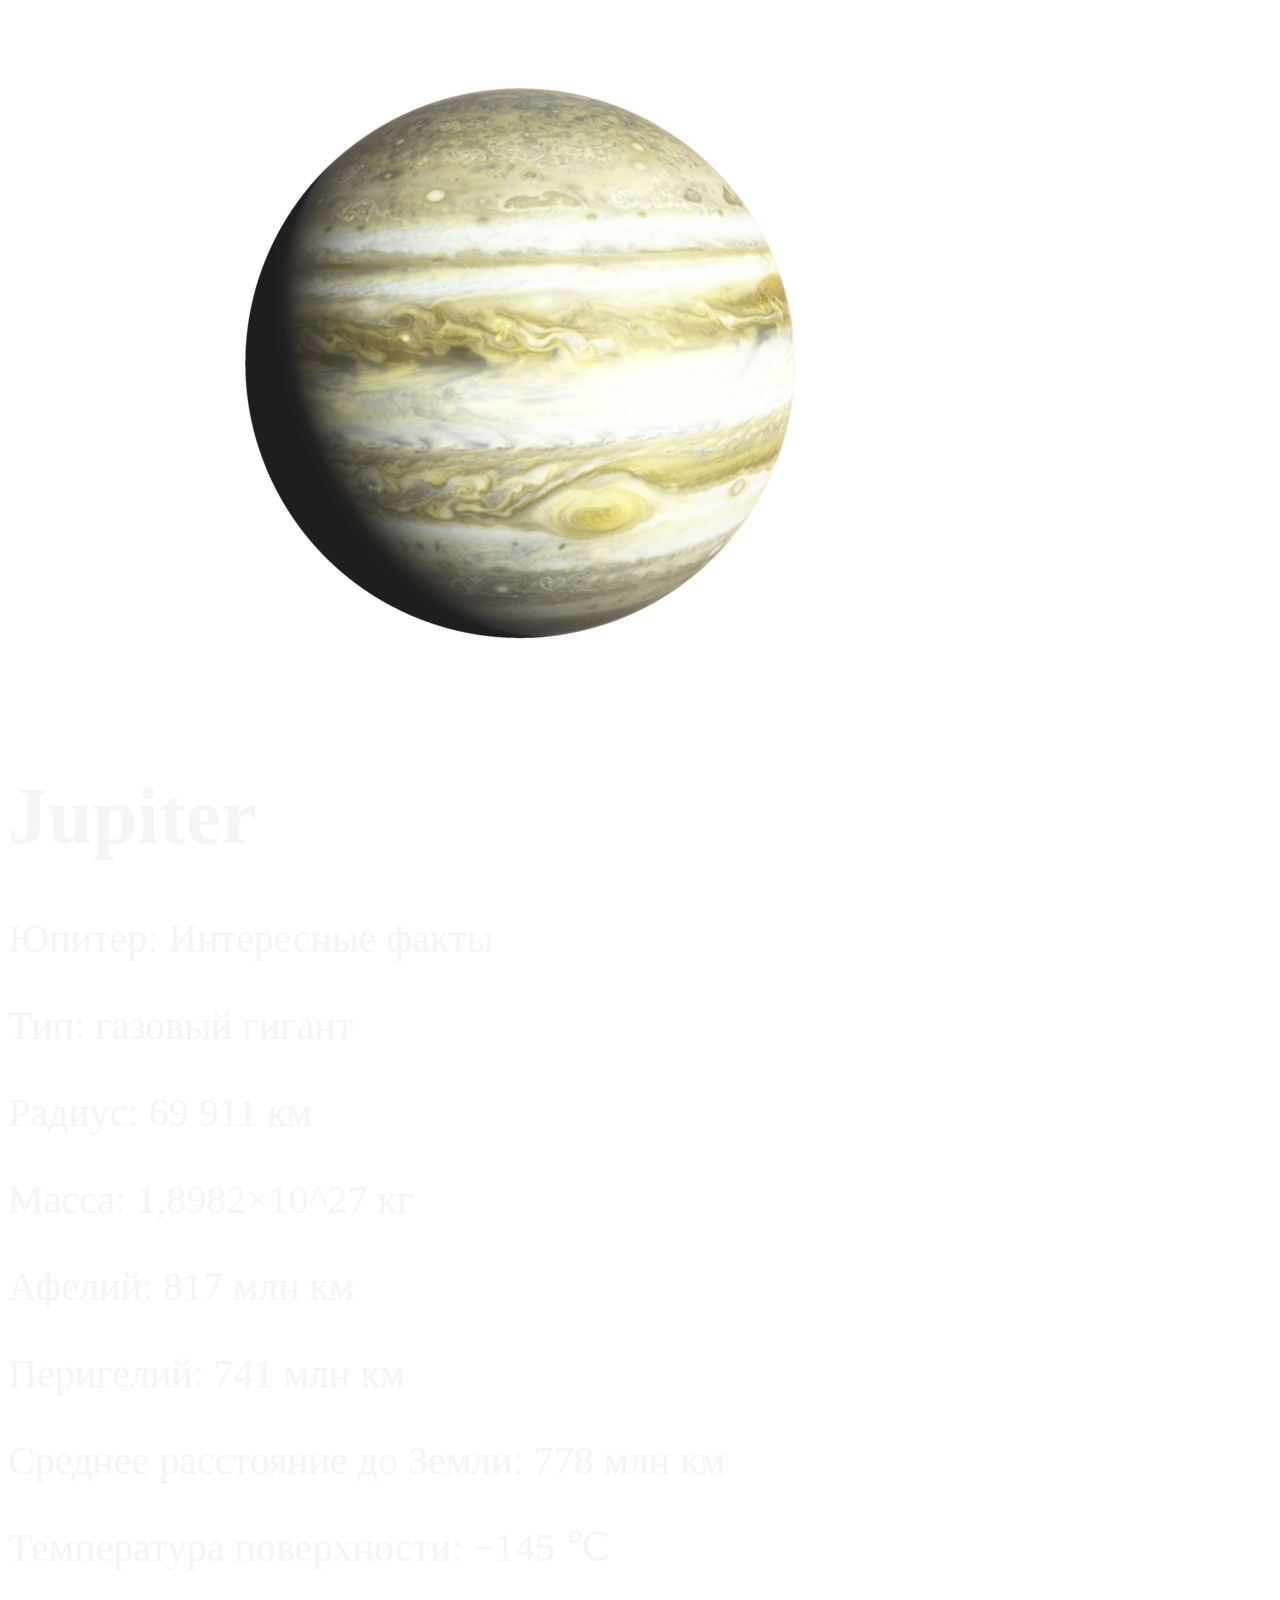
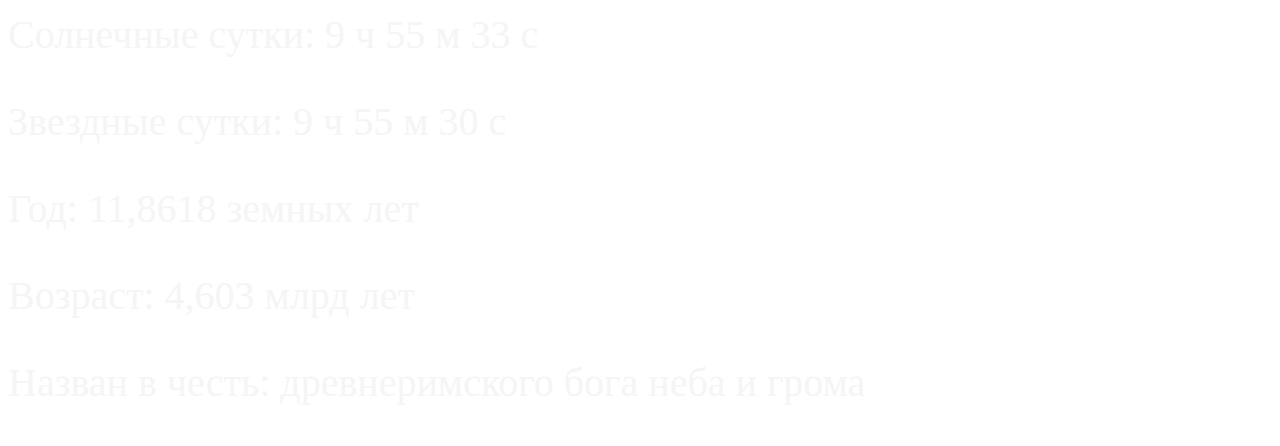
<file: planet.html>
<!DOCTYPE html>
<html lang="en">
<head>
    <meta charset="UTF-8">
    <meta http-equiv="X-UA-Compatible" content="IE=edge">
    <meta name="viewport" content="width=device-width, initial-scale=1.0">
   <link rel="stylesheet" href="style2.css">
    <title>Юпитер</title>
</head>
<body>
    <div class="planet">
        <img src="Jupiter-PNG-Clipart.png" >
    </div>
<div class="text">
<h1>Jupiter</h1>
<p>Юпитер: Интересные факты
  <p> Тип: газовый гигант <p>

  </p>Радиус: 69 911 км<p>

  </p>Масса: 1,8982×10^27 кг<p>

  </p>Афелий: 817 млн км <p>

  </p>
    Перигелий: 741 млн км<p>

    </p>Среднее расстояние до Земли: 778 млн км <p>

    </p>Температура поверхности: −145 ℃ <p>

    </p>Солнечные сутки: 9 ч 55 м 33 с<p>

    </p>Звездные сутки: 9 ч 55 м 30 с<p>

    </p>Год: 11,8618 земных лет<p>

    </p>Возраст: 4,603 млрд лет<p>

    </p>Назван в честь: древнеримского бога неба и грома</p>
</div>
    
</body>
</html>
</file>
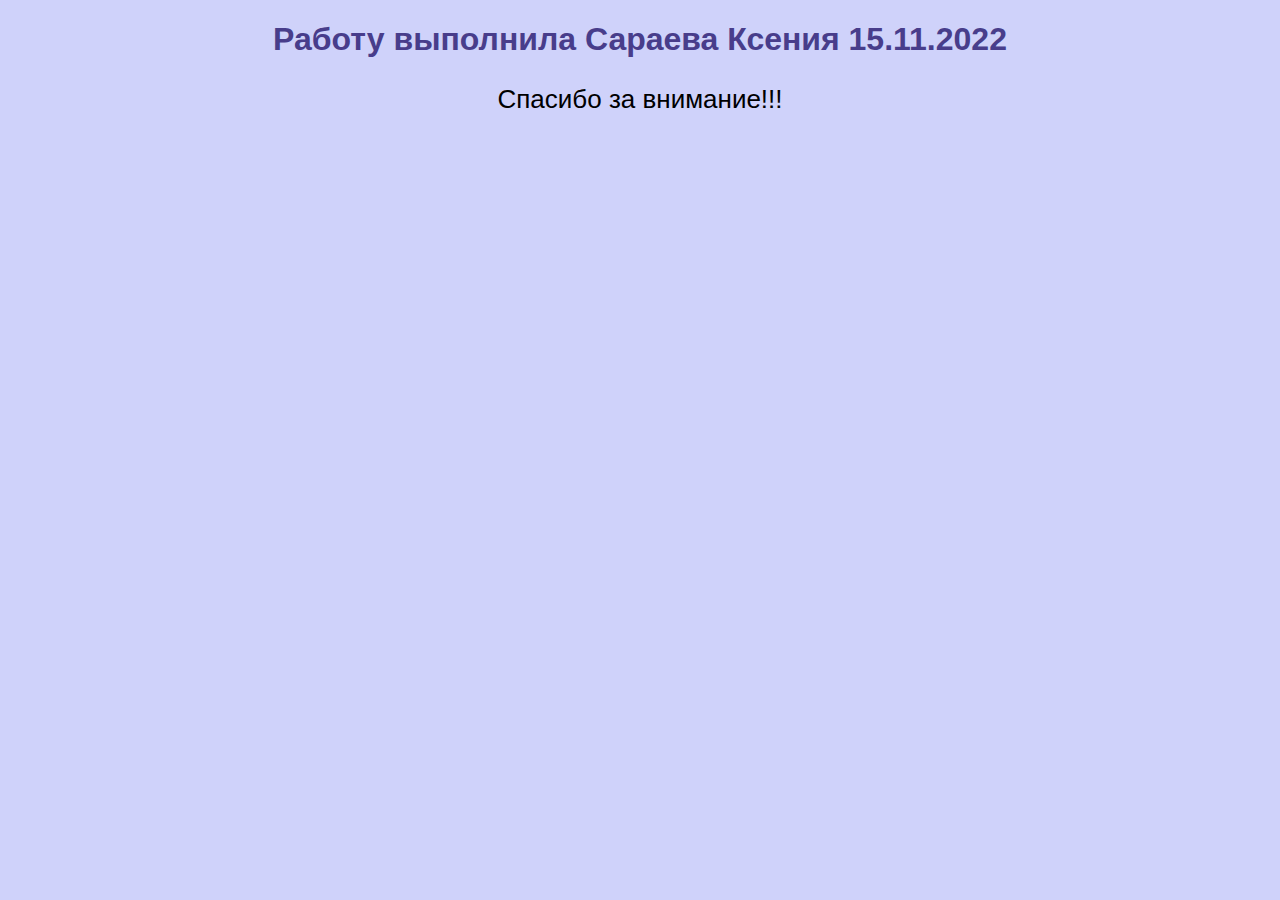
<file: second-page.html>
<!DOCTYPE html>
<html lang="en">
<head>
    <meta charset="UTF-8">
    <meta http-equiv="X-UA-Compatible" content="IE=edge">
    <meta name="viewport" content="width=device-width, initial-scale=1.0">
    <title>Space</title>
    <link rel="stylesheet" href="style.css">
</head>
<body>
    <h1>Работу выполнила Сараева Ксения
        15.11.2022  </h1>
    <p> Спасибо за внимание!!! </p>
</body>
</html>
</file>
<file: style2.css>
body{
    background-image: url(https://i.ytimg.com/vi/vekc0khuFCw/maxresdefault.jpg);
    background-size: 1000px;
}
.text{
    color: whitesmoke;
    font-size: 40px;
}
</file>
<file: style.css>
body{
    font-family: 'Roboto', sans-serif;
    background-color: rgb(207, 210, 250);
}
h1{
    text-align: center;
color: darkslateblue;
}

.title{
    color: brown;
    text-align: center;
}
.space{
    width: 900px;
    height: 650px;
    margin-left: 950px;
} 
.wrap{
    display: flex;
}
.link{
    color: black;
    text-decoration: none;
    border: 1px solid royalblue;
    padding: 10px 20px;
    border-radius: 15px;
}
p{
    font-size: 26px;
    text-align: center;
}
h2{
    text-align: center;
    color: indigo;
    font-size: 30px;
}
a{
    font-size: 30px;
}
</file>
